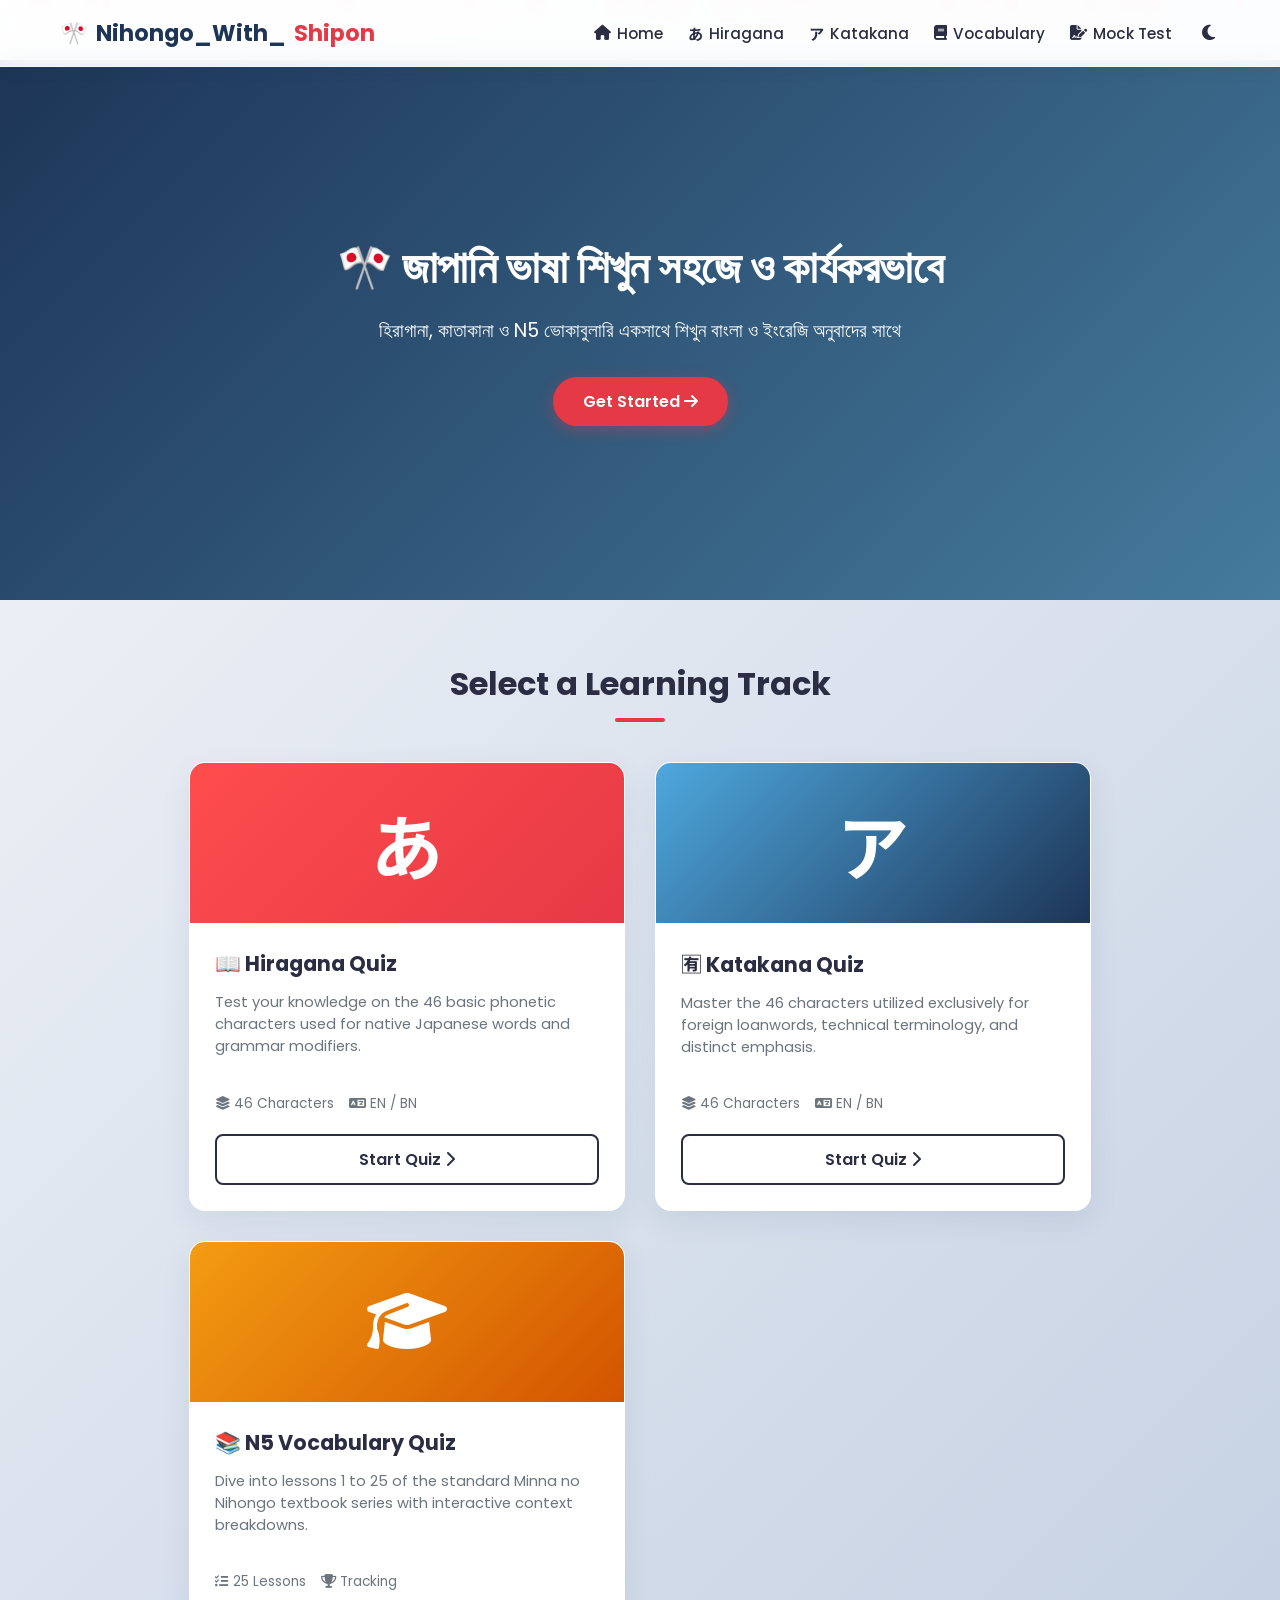
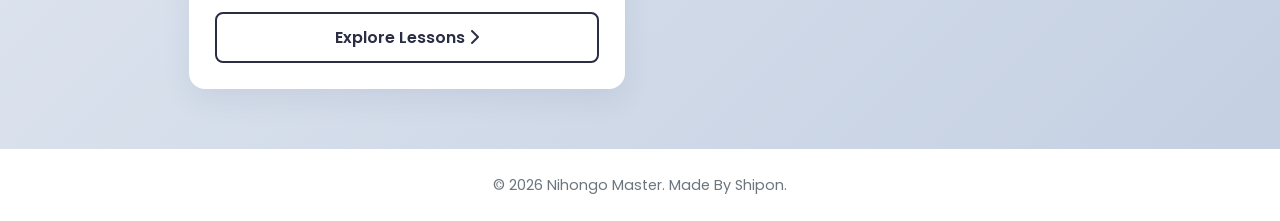
<file: index.html>
<!DOCTYPE html>
<html lang="en" data-theme="light">
<head>
    <meta charset="UTF-8">
    <meta name="viewport" content="width=device-width, initial-scale=1.0">
    <title>Nihongo Master | Japanese Quiz App</title>
    <link rel="preconnect" href="https://fonts.googleapis.com">
    <link rel="preconnect" href="https://fonts.gstatic.com" crossorigin>
    <link href="https://fonts.googleapis.com/css2?family=Noto+Sans+JP:wght@400;500;700&family=Poppins:wght@400;500;600;700&display=swap" rel="stylesheet">
    <link rel="stylesheet" href="https://cdnjs.cloudflare.com/ajax/libs/font-awesome/6.4.0/css/all.min.css">
    <link rel="stylesheet" href="css/style.css">
</head>
<body>
    <div class="sakura-container" id="sakura-bg"></div>

    <nav class="navbar">
        <div class="nav-container">
            <a href="index.html" class="nav-logo">
                <span class="logo-icon">🎌</span> Nihongo_With_<span class="accent-text">Shipon</span>
            </a>
            <div class="nav-menu" id="nav-menu">
    <a href="index.html" class="nav-item"><i class="fa-solid fa-house"></i> Home</a>
    <a href="hiragana.html" class="nav-item"><span class="jp-char">あ</span> Hiragana</a>
    <a href="katakana.html" class="nav-item"><span class="jp-char">ア</span> Katakana</a>
    <a href="vocabulary.html" class="nav-item"><i class="fa-solid fa-book"></i> Vocabulary</a>
    <a href="mock-test.html" class="nav-item"><i class="fa-solid fa-file-signature"></i> Mock Test</a>
    <button id="theme-toggle" class="theme-btn" aria-label="Toggle Dark Mode"><i class="fa-solid fa-moon"></i></button>
</div>
            <div class="nav-toggle" id="nav-toggle">
                <i class="fa-solid fa-bars"></i>
            </div>
        </div>
    </nav>

    <header class="hero-section">
        <div class="hero-bg-overlay"></div>
        <div class="hero-content">
            <h1 class="hero-title animate-slide-up">🎌 জাপানি ভাষা শিখুন সহজে ও কার্যকরভাবে</h1>
            <p class="hero-subtitle animate-slide-up delay-1">হিরাগানা, কাতাকানা ও N5 ভোকাবুলারি একসাথে শিখুন বাংলা ও ইংরেজি অনুবাদের সাথে</p>
            <a href="#quiz-selection" class="btn-primary animate-slide-up delay-2">Get Started <i class="fa-solid fa-arrow-right"></i></a>
        </div>
    </header>

    <main class="main-container" id="quiz-selection">
        <h2 class="section-title">Select a Learning Track</h2>
        <div class="cards-grid">
            
            <div class="quiz-card animate-fade-in">
                <div class="card-icon-wrapper red-bg">
                    <span class="card-big-char">あ</span>
                </div>
                <div class="card-content">
                    <h3 class="card-title">📖 Hiragana Quiz</h3>
                    <p class="card-description">Test your knowledge on the 46 basic phonetic characters used for native Japanese words and grammar modifiers.</p>
                    <div class="card-meta">
                        <span><i class="fa-solid fa-layer-group"></i> 46 Characters</span>
                        <span><i class="fa-solid fa-language"></i> EN / BN</span>
                    </div>
                    <a href="hiragana.html" class="card-btn">Start Quiz <i class="fa-solid fa-chevron-right"></i></a>
                </div>
            </div>

            <div class="quiz-card animate-fade-in delay-1">
                <div class="card-icon-wrapper blue-bg">
                    <span class="card-big-char">ア</span>
                </div>
                <div class="card-content">
                    <h3 class="card-title">🈶 Katakana Quiz</h3>
                    <p class="card-description">Master the 46 characters utilized exclusively for foreign loanwords, technical terminology, and distinct emphasis.</p>
                    <div class="card-meta">
                        <span><i class="fa-solid fa-layer-group"></i> 46 Characters</span>
                        <span><i class="fa-solid fa-language"></i> EN / BN</span>
                    </div>
                    <a href="katakana.html" class="card-btn">Start Quiz <i class="fa-solid fa-chevron-right"></i></a>
                </div>
            </div>

            <div class="quiz-card animate-fade-in delay-2">
                <div class="card-icon-wrapper gold-bg">
                    <span class="card-icon"><i class="fa-solid fa-graduation-cap"></i></span>
                </div>
                <div class="card-content">
                    <h3 class="card-title">📚 N5 Vocabulary Quiz</h3>
                    <p class="card-description">Dive into lessons 1 to 25 of the standard Minna no Nihongo textbook series with interactive context breakdowns.</p>
                    <div class="card-meta">
                        <span><i class="fa-solid fa-list-check"></i> 25 Lessons</span>
                        <span><i class="fa-solid fa-trophy"></i> Tracking</span>
                    </div>
                    <a href="vocabulary.html" class="card-btn">Explore Lessons <i class="fa-solid fa-chevron-right"></i></a>
                </div>
            </div>

        </div>
    </main>

    <footer class="footer">
        <p>&copy; 2026 Nihongo Master. Made By Shipon.</p>
    </footer>

    <script>
        // Toggle Mobile Menu
        const navToggle = document.getElementById('nav-toggle');
        const navMenu = document.getElementById('nav-menu');
        if (navToggle) {
            navToggle.addEventListener('click', () => {
                navMenu.classList.toggle('show');
                navToggle.innerHTML = navMenu.classList.contains('show') ? '<i class="fa-solid fa-xmark"></i>' : '<i class="fa-solid fa-bars"></i>';
            });
        }

        // Dark/Light Theme Control
        const themeToggle = document.getElementById('theme-toggle');
        const currentTheme = localStorage.getItem('theme') || 'light';
        document.documentElement.setAttribute('data-theme', currentTheme);
        updateThemeIcon(currentTheme);

        themeToggle.addEventListener('click', () => {
            let theme = document.documentElement.getAttribute('data-theme');
            let newTheme = theme === 'dark' ? 'light' : 'dark';
            document.documentElement.setAttribute('data-theme', newTheme);
            localStorage.setItem('theme', newTheme);
            updateThemeIcon(newTheme);
        });

        function updateThemeIcon(theme) {
            themeToggle.innerHTML = theme === 'dark' ? '<i class="fa-solid fa-sun"></i>' : '<i class="fa-solid fa-moon"></i>';
        }

        // Programmatic Cherry Blossom Generator
        const sakuraBg = document.getElementById('sakura-bg');
        if (sakuraBg) {
            for (let i = 0; i < 25; i++) {
                const petal = document.createElement('div');
                petal.classList.add('sakura-petal');
                petal.style.left = Math.random() * 100 + 'vw';
                petal.style.animationDuration = (Math.random() * 6 + 6) + 's'; 
                petal.style.animationDelay = Math.random() * 5 + 's';
                petal.style.width = Math.random() * 8 + 8 + 'px';
                petal.style.height = Math.random() * 6 + 6 + 'px';
                sakuraBg.appendChild(petal);
            }
        }
    </script>
</body>
</html>
</file>
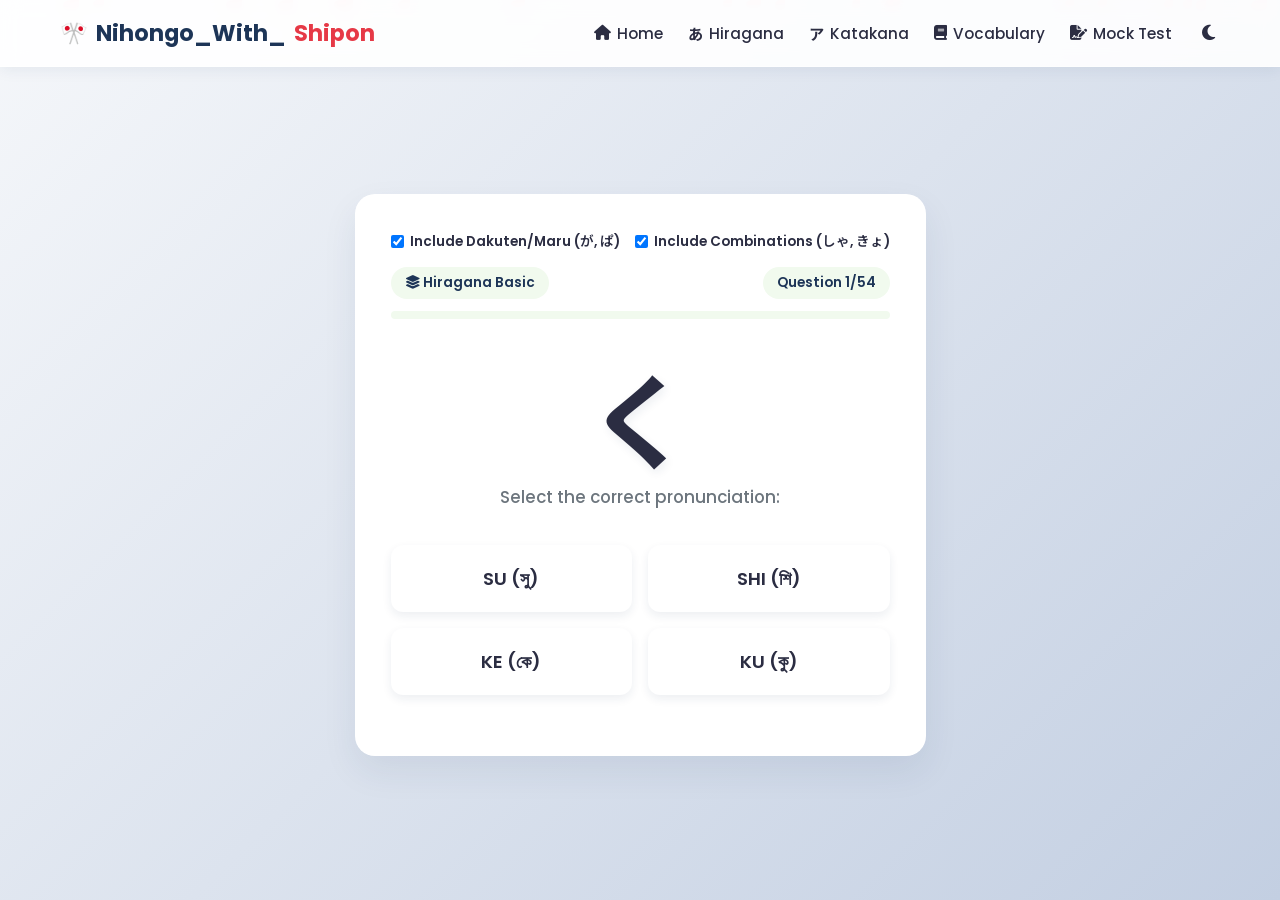
<file: hiragana.html>
<!DOCTYPE html>
<html lang="en" data-theme="light">
<head>
    <meta charset="UTF-8">
    <meta name="viewport" content="width=device-width, initial-scale=1.0">
    <title>Hiragana Quiz | Nihongo Master</title>
    <link rel="preconnect" href="https://fonts.googleapis.com">
    <link rel="preconnect" href="https://fonts.gstatic.com" crossorigin>
    <link href="https://fonts.googleapis.com/css2?family=Noto+Sans+JP:wght@700&family=Poppins:wght@400;500;600;700&display=swap" rel="stylesheet">
    <link rel="stylesheet" href="https://cdnjs.cloudflare.com/ajax/libs/font-awesome/6.4.0/css/all.min.css">
    <link rel="stylesheet" href="css/style.css">
    <link rel="stylesheet" href="css/quiz.css">
</head>
<body>
    <div class="sakura-container" id="sakura-bg"></div>

    <nav class="navbar">
        <div class="nav-container">
            <a href="index.html" class="nav-logo">
                <span class="logo-icon">🎌</span> Nihongo_With_<span class="accent-text">Shipon</span>
            </a>
            <div class="nav-menu" id="nav-menu">
                <a href="index.html" class="nav-item"><i class="fa-solid fa-house"></i> Home</a>
                <a href="hiragana.html" class="nav-item"><span class="jp-char">あ</span> Hiragana</a>
                <a href="katakana.html" class="nav-item"><span class="jp-char">ア</span> Katakana</a>
                <a href="vocabulary.html" class="nav-item"><i class="fa-solid fa-book"></i> Vocabulary</a>
                <a href="mock-test.html" class="nav-item"><i class="fa-solid fa-file-signature"></i> Mock Test</a>
                <button id="theme-toggle" class="theme-btn" aria-label="Toggle Dark Mode"><i class="fa-solid fa-moon"></i></button>
            </div>
            <div class="nav-toggle" id="nav-toggle"><i class="fa-solid fa-bars"></i></div>
        </div>
    </nav>

    <main class="quiz-main-container">
        <div id="quiz-box" class="quiz-box-card">
            <div class="quiz-header">
                <div class="character-mode-toggle-container" style="display:flex; gap:15px; margin-bottom:15px; flex-wrap:wrap;">
                <label style="font-weight:600; font-size:0.85rem; display:flex; align-items:center; gap:6px; cursor:pointer;">
                    <input type="checkbox" id="toggle-dakuten" checked> Include Dakuten/Maru (が, ぱ)
                </label>
                <label style="font-weight:600; font-size:0.85rem; display:flex; align-items:center; gap:6px; cursor:pointer;">
                    <input type="checkbox" id="toggle-combo" checked> Include Combinations (しゃ, きょ)
                </label>
            </div>
                <div class="quiz-info">
                    <span class="info-tag"><i class="fa-solid fa-layer-group"></i> Hiragana Basic</span>
                    <span id="question-counter" class="info-tag">Question 1/46</span>
                </div>
                <div class="progress-bar-wrapper">
                    <div id="progress-fill" class="progress-bar-fill" style="width: 0%"></div>
                </div>
            </div>

            <div class="question-display-container">
                <h1 id="character-display">あ</h1>
                <p class="question-prompt">Select the correct pronunciation:</p>
            </div>

            <div id="options-grid" class="options-layout-grid">
                </div>

            <div id="feedback-panel" class="feedback-panel hidden">
                <div class="feedback-message-box">
                    <span id="feedback-icon"></span>
                    <div class="feedback-text-wrapper">
                        <p id="feedback-title"></p>
                        <p id="feedback-explanation"></p>
                    </div>
                </div>
                <button id="next-question-btn" class="btn-next">Next Character <i class="fa-solid fa-arrow-right"></i></button>
            </div>
        </div>

        <div id="scoreboard-box" class="quiz-box-card hidden">
            <div class="scoreboard-header">
                <span class="trophy-badge">🏆</span>
                <h2>Quiz Complete!</h2>
                <p id="score-evaluation-msg">Outstanding Performance!</p>
                <div id="star-rating-container" class="star-rating">⭐⭐⭐⭐⭐</div>
            </div>
            
            <div class="stats-grid-row">
                <div class="stat-item shadow-green">
                    <span class="stat-num text-success" id="stat-correct">0</span>
                    <span class="stat-label">Correct</span>
                </div>
                <div class="stat-item shadow-red">
                    <span class="stat-num text-danger" id="stat-wrong">0</span>
                    <span class="stat-label">Wrong</span>
                </div>
                <div class="stat-item shadow-blue">
                    <span class="stat-num text-info" id="stat-accuracy">0%</span>
                    <span class="stat-label">Accuracy</span>
                </div>
            </div>

            <div class="scoreboard-actions">
                <button id="restart-quiz-btn" class="btn-restart"><i class="fa-solid fa-rotate-left"></i> Try Again</button>
                <a href="index.html" class="btn-home-return"><i class="fa-solid fa-house"></i> Home Screen</a>
            </div>
        </div>
    </main>

    <script>
        const navToggle = document.getElementById('nav-toggle');
        const navMenu = document.getElementById('nav-menu');
        if (navToggle) {
            navToggle.addEventListener('click', () => {
                navMenu.classList.toggle('show');
                navToggle.innerHTML = navMenu.classList.contains('show') ? '<i class="fa-solid fa-xmark"></i>' : '<i class="fa-solid fa-bars"></i>';
            });
        }
        const themeToggle = document.getElementById('theme-toggle');
        const currentTheme = localStorage.getItem('theme') || 'light';
        document.documentElement.setAttribute('data-theme', currentTheme);
        themeToggle.innerHTML = currentTheme === 'dark' ? '<i class="fa-solid fa-sun"></i>' : '<i class="fa-solid fa-moon"></i>';
        
        themeToggle.addEventListener('click', () => {
            let theme = document.documentElement.getAttribute('data-theme');
            let newTheme = theme === 'dark' ? 'light' : 'dark';
            document.documentElement.setAttribute('data-theme', newTheme);
            localStorage.setItem('theme', newTheme);
            themeToggle.innerHTML = newTheme === 'dark' ? '<i class="fa-solid fa-sun"></i>' : '<i class="fa-solid fa-moon"></i>';
        });

        // Background Sakura Generation
        const sakuraBg = document.getElementById('sakura-bg');
        for (let i = 0; i < 20; i++) {
            const petal = document.createElement('div');
            petal.classList.add('sakura-petal');
            petal.style.left = Math.random() * 100 + 'vw';
            petal.style.animationDuration = (Math.random() * 6 + 6) + 's';
            petal.style.animationDelay = Math.random() * 5 + 's';
            petal.style.width = Math.random() * 8 + 8 + 'px';
            petal.style.height = Math.random() * 6 + 6 + 'px';
            sakuraBg.appendChild(petal);
        }
    </script>
    <script src="js/hiragana.js"></script>
</body>
</html>
</file>
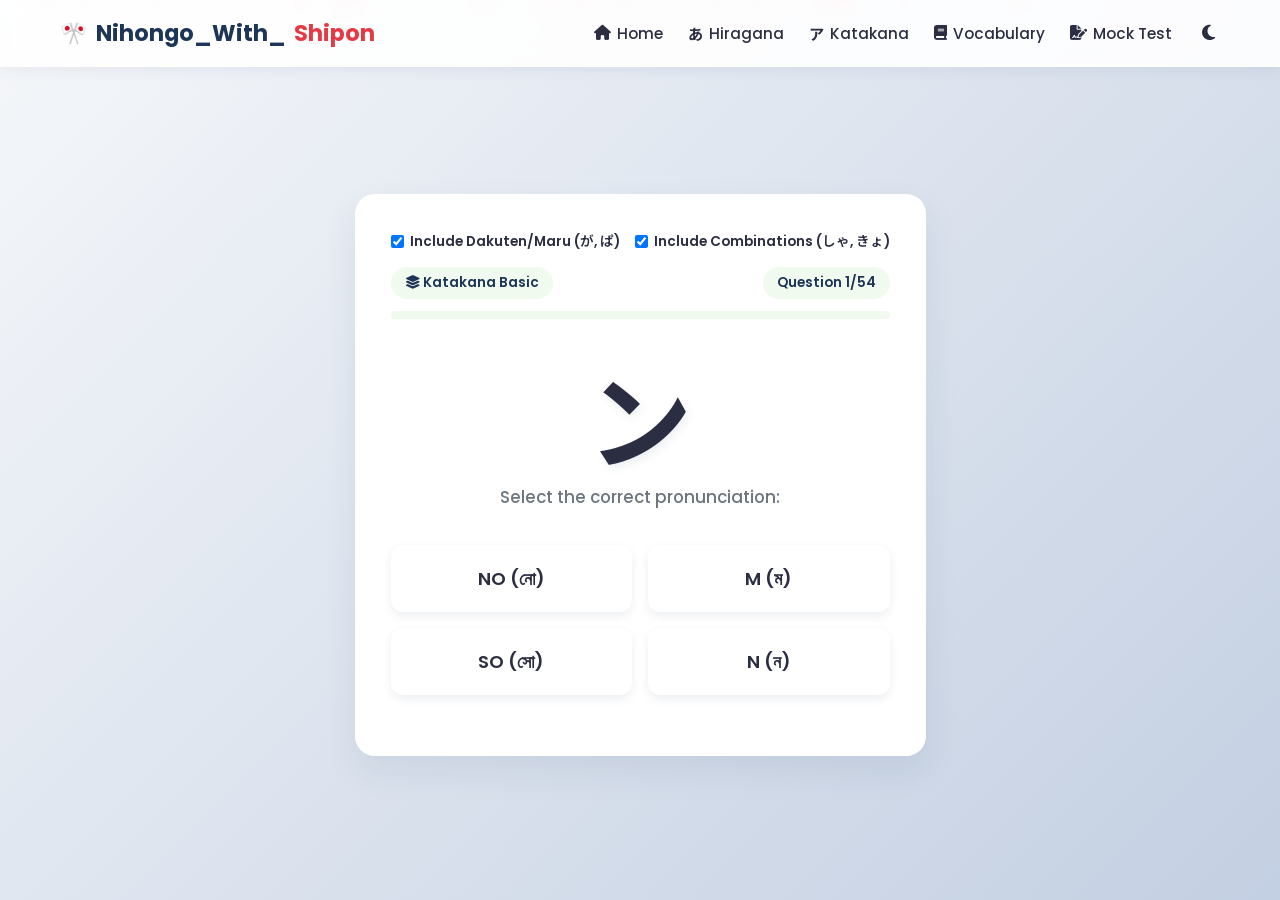
<file: katakana.html>
<!DOCTYPE html>
<html lang="en" data-theme="light">
<head>
    <meta charset="UTF-8">
    <meta name="viewport" content="width=device-width, initial-scale=1.0">
    <title>Katakana Quiz | Nihongo Master</title>
    <link rel="preconnect" href="https://fonts.googleapis.com">
    <link rel="preconnect" href="https://fonts.gstatic.com" crossorigin>
    <link href="https://fonts.googleapis.com/css2?family=Noto+Sans+JP:wght@700&family=Poppins:wght@400;500;600;700&display=swap" rel="stylesheet">
    <link rel="stylesheet" href="https://cdnjs.cloudflare.com/ajax/libs/font-awesome/6.4.0/css/all.min.css">
    <link rel="stylesheet" href="css/style.css">
    <link rel="stylesheet" href="css/quiz.css">
</head>
<body>
    <div class="sakura-container" id="sakura-bg"></div>

    <nav class="navbar">
        <div class="nav-container">
            <a href="index.html" class="nav-logo">
                <span class="logo-icon">🎌</span> Nihongo_With_<span class="accent-text">Shipon</span>
            </a>
            <div class="nav-menu" id="nav-menu">
    <a href="index.html" class="nav-item"><i class="fa-solid fa-house"></i> Home</a>
    <a href="hiragana.html" class="nav-item"><span class="jp-char">あ</span> Hiragana</a>
    <a href="katakana.html" class="nav-item"><span class="jp-char">ア</span> Katakana</a>
    <a href="vocabulary.html" class="nav-item"><i class="fa-solid fa-book"></i> Vocabulary</a>
    <a href="mock-test.html" class="nav-item"><i class="fa-solid fa-file-signature"></i> Mock Test</a>
    <button id="theme-toggle" class="theme-btn" aria-label="Toggle Dark Mode"><i class="fa-solid fa-moon"></i></button>
</div>
            <div class="nav-toggle" id="nav-toggle"><i class="fa-solid fa-bars"></i></div>
        </div>
    </nav>

    <main class="quiz-main-container">
        <div id="quiz-box" class="quiz-box-card">
            <div class="quiz-header">
                <div class="character-mode-toggle-container" style="display:flex; gap:15px; margin-bottom:15px; flex-wrap:wrap;">
                <label style="font-weight:600; font-size:0.85rem; display:flex; align-items:center; gap:6px; cursor:pointer;">
                    <input type="checkbox" id="toggle-dakuten" checked> Include Dakuten/Maru (が, ぱ)
                </label>
                <label style="font-weight:600; font-size:0.85rem; display:flex; align-items:center; gap:6px; cursor:pointer;">
                    <input type="checkbox" id="toggle-combo" checked> Include Combinations (しゃ, きょ)
                </label>
            </div>
                <div class="quiz-info">
                    <span class="info-tag"><i class="fa-solid fa-layer-group"></i> Katakana Basic</span>
                    <span id="question-counter" class="info-tag">Question 1/46</span>
                </div>
                <div class="progress-bar-wrapper">
                    <div id="progress-fill" class="progress-bar-fill" style="width: 0%"></div>
                </div>
            </div>

            <div class="question-display-container">
                <h1 id="character-display">ア</h1>
                <p class="question-prompt">Select the correct pronunciation:</p>
            </div>

            <div id="options-grid" class="options-layout-grid">
                </div>

            <div id="feedback-panel" class="feedback-panel hidden">
                <div class="feedback-message-box">
                    <span id="feedback-icon"></span>
                    <div class="feedback-text-wrapper">
                        <p id="feedback-title"></p>
                        <p id="feedback-explanation"></p>
                    </div>
                </div>
                <button id="next-question-btn" class="btn-next">Next Character <i class="fa-solid fa-arrow-right"></i></button>
            </div>
        </div>

        <div id="scoreboard-box" class="quiz-box-card hidden">
            <div class="scoreboard-header">
                <span class="trophy-badge">🏆</span>
                <h2>Quiz Complete!</h2>
                <p id="score-evaluation-msg">Outstanding Performance!</p>
                <div id="star-rating-container" class="star-rating">⭐⭐⭐⭐⭐</div>
            </div>
            
            <div class="stats-grid-row">
                <div class="stat-item shadow-green">
                    <span class="stat-num text-success" id="stat-correct">0</span>
                    <span class="stat-label">Correct</span>
                </div>
                <div class="stat-item shadow-red">
                    <span class="stat-num text-danger" id="stat-wrong">0</span>
                    <span class="stat-label">Wrong</span>
                </div>
                <div class="stat-item shadow-blue">
                    <span class="stat-num text-info" id="stat-accuracy">0%</span>
                    <span class="stat-label">Accuracy</span>
                </div>
            </div>

            <div class="scoreboard-actions">
                <button id="restart-quiz-btn" class="btn-restart"><i class="fa-solid fa-rotate-left"></i> Try Again</button>
                <a href="index.html" class="btn-home-return"><i class="fa-solid fa-house"></i> Home Screen</a>
            </div>
        </div>
    </main>

    <script>
        const navToggle = document.getElementById('nav-toggle');
        const navMenu = document.getElementById('nav-menu');
        if (navToggle) {
            navToggle.addEventListener('click', () => {
                navMenu.classList.toggle('show');
                navToggle.innerHTML = navMenu.classList.contains('show') ? '<i class="fa-solid fa-xmark"></i>' : '<i class="fa-solid fa-bars"></i>';
            });
        }
        const themeToggle = document.getElementById('theme-toggle');
        const currentTheme = localStorage.getItem('theme') || 'light';
        document.documentElement.setAttribute('data-theme', currentTheme);
        themeToggle.innerHTML = currentTheme === 'dark' ? '<i class="fa-solid fa-sun"></i>' : '<i class="fa-solid fa-moon"></i>';
        
        themeToggle.addEventListener('click', () => {
            let theme = document.documentElement.getAttribute('data-theme');
            let newTheme = theme === 'dark' ? 'light' : 'dark';
            document.documentElement.setAttribute('data-theme', newTheme);
            localStorage.setItem('theme', newTheme);
            themeToggle.innerHTML = newTheme === 'dark' ? '<i class="fa-solid fa-sun"></i>' : '<i class="fa-solid fa-moon"></i>';
        });

        const sakuraBg = document.getElementById('sakura-bg');
        for (let i = 0; i < 20; i++) {
            const petal = document.createElement('div');
            petal.classList.add('sakura-petal');
            petal.style.left = Math.random() * 100 + 'vw';
            petal.style.animationDuration = (Math.random() * 6 + 6) + 's';
            petal.style.animationDelay = Math.random() * 5 + 's';
            petal.style.width = Math.random() * 8 + 8 + 'px';
            petal.style.height = Math.random() * 6 + 6 + 'px';
            sakuraBg.appendChild(petal);
        }
    </script>
    <script src="js/katakana.js"></script>
</body>
</html>
</file>
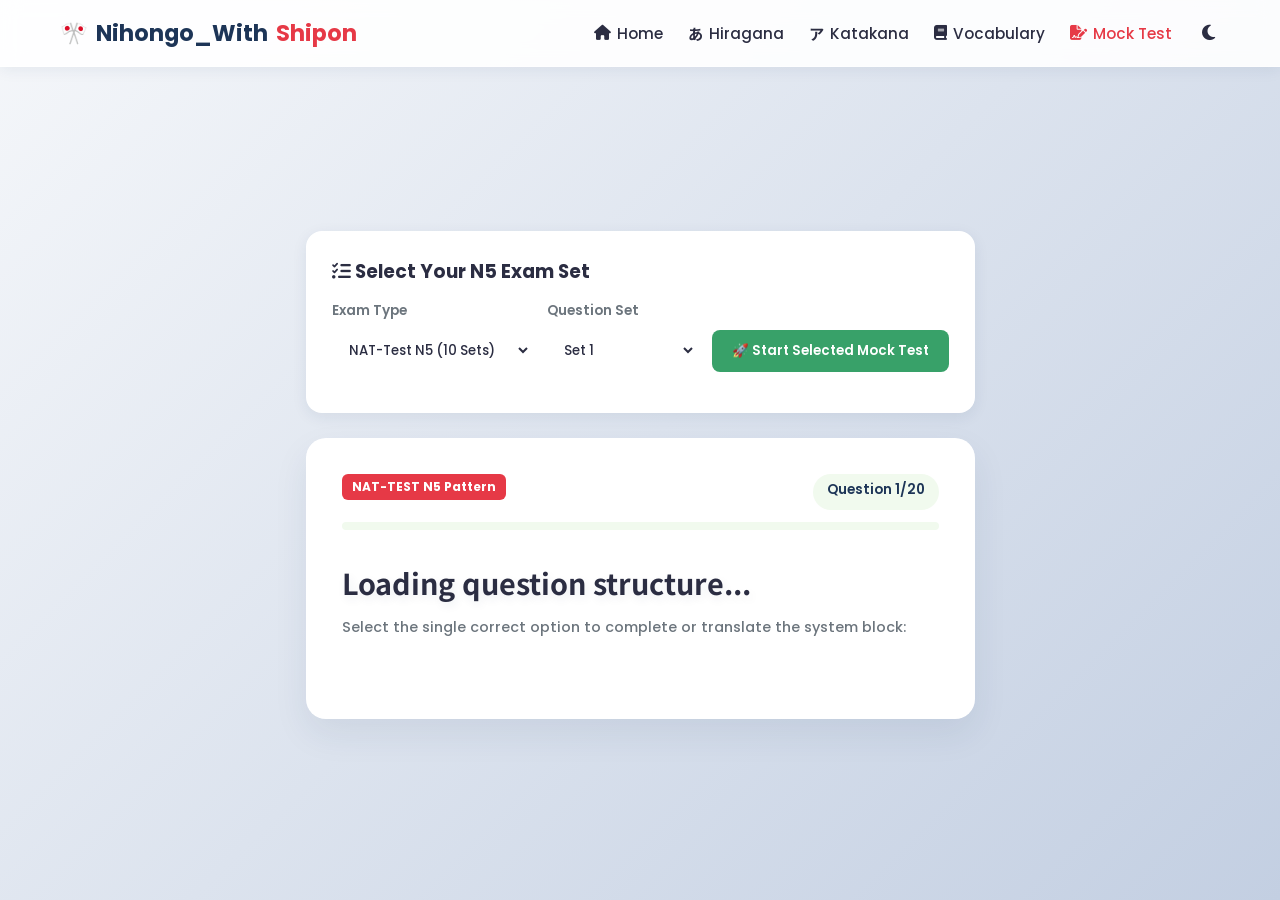
<file: mock-test.html>
<!DOCTYPE html>
<html lang="en" data-theme="light">
<head>
    <meta charset="UTF-8">
    <meta name="viewport" content="width=device-width, initial-scale=1.0">
    <title>N5 Official Mock Test | Nihongo Master</title>
    <link rel="preconnect" href="https://fonts.googleapis.com">
    <link rel="preconnect" href="https://fonts.gstatic.com" crossorigin>
    <link href="https://fonts.googleapis.com/css2?family=Noto+Sans+JP:wght@500;700&family=Poppins:wght@400;500;600;700&display=swap" rel="stylesheet">
    <link rel="stylesheet" href="https://cdnjs.cloudflare.com/ajax/libs/font-awesome/6.4.0/css/all.min.css">
    <link rel="stylesheet" href="css/style.css">
    <link rel="stylesheet" href="css/quiz.css">
    <style>
        .exam-context-label { background-color: var(--primary-red); color: white; padding: 4px 10px; border-radius: 6px; font-size: 0.75rem; font-weight: bold; margin-bottom: 10px; display: inline-block; }
        .exam-question-text { font-family: 'Noto Sans JP', sans-serif; font-size: 1.8rem !important; line-height: 1.6; color: var(--text-main); margin-bottom: 20px; text-align: left !important; }
        .opt-mock-btn { font-size: 1.1rem !important; text-align: left !important; padding: 15px 20px !important; font-family: 'Noto Sans JP', sans-serif; }
        .explanation-card { margin-top: 10px; font-size: 0.95rem; color: var(--text-main); font-weight: 500; line-height: 1.5; }
    </style>
</head>
<body>
    <div class="sakura-container" id="sakura-bg"></div>

    <nav class="navbar">
        <div class="nav-container">
            <a href="index.html" class="nav-logo"><span class="logo-icon">🎌</span> Nihongo_With<span class="accent-text">Shipon</span></a>
            <div class="nav-menu" id="nav-menu">
                <a href="index.html" class="nav-item"><i class="fa-solid fa-house"></i> Home</a>
                <a href="hiragana.html" class="nav-item"><span class="jp-char">あ</span> Hiragana</a>
                <a href="katakana.html" class="nav-item"><span class="jp-char">ア</span> Katakana</a>
                <a href="vocabulary.html" class="nav-item"><i class="fa-solid fa-book"></i> Vocabulary</a>
                <a href="mock-test.html" class="nav-item active"><i class="fa-solid fa-file-signature"></i> Mock Test</a>
                <button id="theme-toggle" class="theme-btn" aria-label="Toggle Dark Mode"><i class="fa-solid fa-moon"></i></button>
            </div>
            <div class="nav-toggle" id="nav-toggle"><i class="fa-solid fa-bars"></i></div>
        </div>
    </nav>

    <main class="quiz-main-container" style="max-width: 800px;">
    
    <div class="test-control-panel" style="background: var(--card-bg); backdrop-filter: blur(8px); -webkit-backdrop-filter: blur(8px); border: 1px solid var(--glass-border); padding:25px; border-radius:16px; margin-bottom:25px; box-shadow: 0 4px 15px var(--shadow-color);">
        <h3 style="margin-top:0; margin-bottom: 15px; color: var(--text-main);"><i class="fa-solid fa-list-check"></i> Select Your N5 Exam Set</h3>
        
        <div style="display:flex; gap:15px; flex-wrap:wrap; margin-bottom:15px;">
            <div style="flex: 1; min-width: 200px;">
                <label style="display:block; font-weight:600; margin-bottom:8px; font-size: 0.85rem; color: var(--text-muted);">Exam Type</label>
                <select id="exam-type-select" style="width: 100%; padding:10px 12px; border-radius:8px; border:1px solid var(--glass-border); background: var(--card-bg); color: var(--text-main); font-weight: 500;">
                    <option value="nat">NAT-Test N5 (10 Sets)</option>
                    <option value="jlpt">JLPT N5 (10 Sets)</option>
                </select>
            </div>
            <div style="flex: 1; min-width: 150px;">
                <label style="display:block; font-weight:600; margin-bottom:8px; font-size: 0.85rem; color: var(--text-muted);">Question Set</label>
                <select id="exam-set-select" style="width: 100%; padding:10px 12px; border-radius:8px; border:1px solid var(--glass-border); background: var(--card-bg); color: var(--text-main); font-weight: 500;">
                    <option value="set1">Set 1</option>
                    <option value="set2">Set 2</option>
                    <option value="set3">Set 3</option>
                    <option value="set4">Set 4</option>
                    <option value="set5">Set 5</option>
                    <option value="set6">Set 6</option>
                    <option value="set7">Set 7</option>
                    <option value="set8">Set 8</option>
                    <option value="set9">Set 9</option>
                    <option value="set10">Set 10</option>
                </select>
            </div>
            <div style="display:flex; align-items:flex-end; min-width: 200px;">
                <button id="start-exam-btn" style="width: 100%; background: #38a169; color:#fff; border:none; padding:11px 20px; font-weight:600; border-radius:8px; cursor:pointer; transition: opacity 0.2s;">
                    🚀 Start Selected Mock Test
                </button>
            </div>
        </div>
        
        <div id="exam-timer-display" style="font-size:1.2rem; font-weight:700; color:var(--primary-red); display:none; margin-top: 10px;">
            ⏱️ Time Remaining: <span id="timer-clock">25:00</span>
        </div>
    </div>

    <div id="quiz-box" class="quiz-box-card hidden">
        <div class="quiz-header">
            <div class="quiz-info">
                <span id="exam-type-badge" class="exam-context-label" style="background-color: var(--primary-red); color: white; padding: 4px 10px; border-radius: 6px; font-size: 0.75rem; font-weight: bold;">Exam Pool Loaded</span>
                <span id="question-counter" class="info-tag">Question 1/35</span>
            </div>
            <div class="progress-bar-wrapper">
                <div id="progress-fill" class="progress-bar-fill"></div>
            </div>
        </div>

        <div class="question-display-container" style="margin: 20px 0;">
            <div id="character-display" class="exam-question-text" style="font-family: 'Noto Sans JP', sans-serif; font-size: 1.6rem; line-height: 1.6; color: var(--text-main); text-align: left;">Loading question structure...</div>
            <p class="question-prompt" style="font-size: 0.9rem; color: var(--text-muted); text-align: left; margin-top: 10px;">Select the single correct option to complete or translate the system block:</p>
        </div>

        <div id="options-grid" class="options-layout-grid" style="grid-template-columns: 1fr;">
            </div>

        <div id="feedback-panel" class="feedback-panel hidden" style="margin-top: 20px; padding: 20px; border-radius: 12px; background: rgba(0,0,0,0.03);">
            <div class="feedback-message-box">
                <span id="feedback-icon" style="font-size: 1.8rem;"></span>
                <div class="feedback-text-wrapper">
                    <p id="feedback-title" style="margin:0; font-weight:700;"></p>
                    <div id="feedback-explanation" style="margin-top:5px; font-size:0.9rem; color: var(--text-main);"></div>
                </div>
            </div>
            <button id="next-question-btn" class="btn-next" style="margin-left: auto;">Next Question <i class="fa-solid fa-arrow-right"></i></button>
        </div>
    </div>

    <div id="scoreboard-box" class="quiz-box-card hidden">
        <div class="scoreboard-header">
            <span class="trophy-badge">🏆</span>
            <h2>Exam Performance Complete!</h2>
            <p id="score-evaluation-msg">Processing grade results...</p>
            <div id="star-rating-container" class="star-rating">⭐⭐⭐⭐⭐</div>
        </div>
        
        <div class="stats-grid-row">
            <div class="stat-item shadow-green"><span class="stat-num text-success" id="stat-correct">0</span><span class="stat-label">Correct answers</span></div>
            <div class="stat-item shadow-red"><span class="stat-num text-danger" id="stat-wrong">0</span><span class="stat-label">Incorrect answers</span></div>
            <div class="stat-item shadow-blue"><span class="stat-num text-info" id="stat-accuracy">0%</span><span class="stat-label">Calculated Score</span></div>
        </div>

        <div class="scoreboard-actions">
            <button id="restart-quiz-btn" class="btn-restart"><i class="fa-solid fa-rotate-left"></i> Take Another Set</button>
            <a href="index.html" class="btn-home-return"><i class="fa-solid fa-house"></i> Back to Dashboard</a>
        </div>
    </div>
</main>

<script src="js/quiz-data.js"></script>
<script src="js/mock-test.js"></script>

    <script>
        // Official Real-Exam High Yield Dataset (10 NAT-TEST Format + 10 JLPT N5 Format)
        const mockExamDataset = [
            // --- NAT-TEST N5 PATTERNS (Vocabulary / Kanji Reading) ---
            { type: "NAT-TEST N5 Pattern", q: "きのうは びょういん へ いきました。 What is the reading of びょういん?", answer: "Hospital (হাসপাতাল)", options: ["Hospital (হাসপাতাল)", "Hotel (হোটেল)", "Library (গ্রন্থাগার)", "School (বিদ্যালয়)"], exp: "びょういん (Byouin) means Hospital. Do not confuse it with びよういん (Biyouin - Beauty Salon)." },
            { type: "NAT-TEST N5 Pattern", q: "つくえの **うえ** に 本があります。 What is the correct kanji for うえ?", answer: "上", options: ["上", "下", "中", "前"], exp: "うえ (Up/On) is written as 上. 下 means down, 中 means inside, and 前 means front." },
            { type: "NAT-TEST N5 Pattern", q: "あそこへ **いっしょに** いきましょう。 What does いっしょに mean?", answer: "Together (একত্রে / একসাথে)", options: ["Together (একত্রে / একসাথে)", "Alone (একা)", "Quickly (দ্রুত)", "Slowly (ধীরে ধীরে)"], exp: "いっしょに (Isshoni) explicitly means 'Together' in N5 context conversations." },
            { type: "NAT-TEST N5 Pattern", q: "まいあさ **新聞** を よみます。 What is the reading of 新聞?", answer: "しんぶん", options: ["しんぶん", "ざっし", "ほん", "てちょう"], exp: "新聞 means Newspaper, read as しんぶん (Shinbun)." },
            { type: "NAT-TEST N5 Pattern", q: "でんしゃの中が **あつい** ですね。 What is the meaning of あつい?", answer: "Hot (গরম)", options: ["Hot (গরম)", "Cold (ঠান্ডা)", "Warm (উষ্ণ)", "Cool (ঠান্ডা আমেজ)"], exp: "あつい (Atsui) is the N5 adjective for hot weather/temperature." },
            { type: "NAT-TEST N5 Pattern", q: "このかばんは **いくら** ですか。 What does いくら ask for?", answer: "How much price (দাম কত?)", options: ["How much price (দাম কত?)", "Who (কে?)", "Where (কোথায়?)", "When (কখন?)"], exp: "いくら (Ikura) is used to ask for money costs and prices." },
            { type: "NAT-TEST N5 Pattern", q: "おとうとは 部屋に **います**。 Why is います used?", answer: "For animate objects like brother (প্রাণীবাচক যেমন ভাইয়ের ক্ষেত্রে)", options: ["For animate objects like brother (প্রাণীবাচক যেমন ভাইয়ের ক্ষেত্রে)", "For inanimate items like chairs (জড়বস্তুর ক্ষেত্রে)", "To show past action (অতীত কাল)", "To express a desire (ইচ্ছা প্রকাশ)"], exp: "います (Imasu) is used for living things (people/animals). あります (Arimasu) is used for inanimate things." },
            { type: "NAT-TEST N5 Pattern", q: "李さんは 先生 **ではありません**。 What is the meaning of ではありません?", answer: "Is not / Am not (নয়/নন)", options: ["Is not / Am not (নয়/নন)", "Please do (দয়া করে করুন)", "Is / Am (হয়)", "Want to do (করতে চাই)"], exp: "ではありあせん (Dewa arimasen) is the formal negative form of です (to be)." },
            { type: "NAT-TEST N5 Pattern", q: "日本語の勉強は **おもしろい** です。 What does おもしろい mean?", answer: "Interesting / Fun (মজার / আকর্ষণীয়)", options: ["Interesting / Fun (মজার / আকর্ষণীয়)", "Difficult (কঠিন)", "Boring (বিরক্তিকর)", "Easy (সহজ)"], exp: "おもしろい (Omoshiroi) means interesting, enjoyable, or fun." },
            { type: "NAT-TEST N5 Pattern", q: "会社まで 電車で **１時間** かかります。 What is the reading of １時間?", answer: "いちじかん", options: ["いちじかん", "ひとつじかん", "いちじ", "ついたち"], exp: "時間 counts hours duration. １時間 is read as いちじかん (Ichijikan)." },

            // --- JLPT N5 PATTERNS (Grammar / Particles / Sentence Logic) ---
            { type: "JLPT N5 Pattern", q: "わたしは 毎日 バス [ ? ] 会社へ いきます。 Which particle fills the blank?", answer: "で", options: ["で", "に", "を", "が"], exp: "The particle で (de) indicates the means or tool of transportation (by bus)." },
            { type: "JLPT N5 Pattern", q: "日曜日 に どこ [ ? ] いきませんでした。 Which particle combination completes this negative destination sentence?", answer: "も", options: ["も", "へ", "に", "が"], exp: "どこも + negative verb means 'nowhere'. どこもいきませんでした = Went nowhere." },
            { type: "JLPT N5 Pattern", q: "その本 [ ? ] わたしのではありません。 Which particle introduces the main topic here?", answer: "は", options: ["は", "が", "を", "に"], exp: "The topic marker particle は (wa) points out the subject being discussed." },
            { type: "JLPT N5 Pattern", q: "喫茶店で コーヒー [ ? ] 紅茶を のみます。 Which particle represents choices like 'or'?", answer: "か", options: ["か", "と", "や", "ね"], exp: "The particle か (ka) can mean 'or' when placed between two nouns." },
            { type: "JLPT N5 Pattern", q: "あした テニスを [ ? ]。 (Invitation: Shall we play tennis?)", answer: "しませんか", options: ["しませんか", "しました", "しません", "しましたか"], exp: "～ませんか (~masenka) is the standard N5 structure for making invitations." },
            { type: "JLPT N5 Pattern", q: "部屋に 机 [ ? ] 椅子 など が あります。 Which particle means 'and things like' (incomplete list)?", answer: "や", options: ["や", "と", "に", "は"], exp: "や (ya) links nouns in an incomplete list, often paired with など (nado)." },
            { type: "JLPT N5 Pattern", q: "カメラを かいました。とても [ ? ] です。 (It is very expensive.)", answer: "たかい", options: ["たかい", "たかくない", "たかかった", "たかく"], exp: "とめて (Very) takes a plain positive form adjective here: たかい (Takai)." },
            { type: "JLPT N5 Pattern", q: "マリアさん、その辞書を 貸して [ ? ]。 (Please lend me...)", answer: "ください", options: ["ください", "みます", "います", "あります"], exp: "～てください (~te kudasai) is the standard construction for requests." },
            { type: "JLPT N5 Pattern", q: "昨日、デパートへ いって、買い物を [ ? ]。 (Past chain action completed yesterday)", answer: "しました", options: ["しました", "します", "しに", "して"], exp: "Since the compound sentence starts in the past (いって), the final verb must end in the past tense: しました." },
            { type: "JLPT N5 Pattern", q: "田中さんは 英語 [ ? ] 上手ですね。 Which particle indicates the object of ability/skill?", answer: "が", options: ["が", "を", "に", "で"], exp: "Skills and abilities (上手/下手/わかる/できる) take the object particle が (ga)." }
        ];

        let currentQuestionIndex = 0;
        let scoreCorrect = 0;
        let scoreWrong = 0;
        let hasAnswered = false;

        const quizBox = document.getElementById('quiz-box');
        const scoreboardBox = document.getElementById('scoreboard-box');
        const examBadge = document.getElementById('exam-type-badge');
        const counterLabel = document.getElementById('question-counter');
        const progressFill = document.getElementById('progress-fill');
        const questionField = document.getElementById('exam-question-field');
        const optionsGrid = document.getElementById('options-grid');
        const feedbackPanel = document.getElementById('feedback-panel');
        const feedbackTitle = document.getElementById('feedback-title');
        const feedbackExp = document.getElementById('feedback-explanation');
        const feedbackIcon = document.getElementById('feedback-icon');
        const nextBtn = document.getElementById('next-question-btn');
        const restartBtn = document.getElementById('restart-quiz-btn');

        document.addEventListener("DOMContentLoaded", initExam);

        function initExam() {
            currentQuestionIndex = 0;
            scoreCorrect = 0;
            scoreWrong = 0;
            scoreboardBox.classList.add('hidden');
            quizBox.classList.remove('hidden');
            loadQuestion();
        }

        function loadQuestion() {
            hasAnswered = false;
            feedbackPanel.classList.add('hidden');
            optionsGrid.innerHTML = "";
            
            let item = mockExamDataset[currentQuestionIndex];
            examBadge.textContent = item.type;
            counterLabel.textContent = `Question ${currentQuestionIndex + 1}/${mockExamDataset.length}`;
            progressFill.style.width = `${(currentQuestionIndex / mockExamDataset.length) * 100}%`;
            questionField.textContent = item.q;
            
            let choices = [...item.options];
            // Shuffle choices
            for (let i = choices.length - 1; i > 0; i--) {
                const j = Math.floor(Math.random() * (i + 1));
                [choices[i], choices[j]] = [choices[j], choices[i]];
            }

            choices.forEach(text => {
                const btn = document.createElement('button');
                btn.classList.add('option-btn', 'opt-mock-btn');
                btn.textContent = text;
                btn.addEventListener('click', () => verifySelection(btn, text, item));
                optionsGrid.appendChild(btn);
            });
        }

        function verifySelection(btn, text, item) {
            if (hasAnswered) return;
            hasAnswered = true;
            const buttons = optionsGrid.querySelectorAll('.option-btn');
            buttons.forEach(b => b.disabled = true);

            if (text === item.answer) {
                btn.classList.add('correct-state');
                scoreCorrect++;
                feedbackIcon.innerHTML = "🎉";
                feedbackTitle.textContent = "Correct!";
                feedbackTitle.className = "text-success";
            } else {
                btn.classList.add('wrong-state');
                scoreWrong++;
                feedbackIcon.innerHTML = "❌";
                feedbackTitle.textContent = "Incorrect";
                feedbackTitle.className = "text-danger";
                buttons.forEach(b => {
                    if (b.textContent === item.answer) b.classList.add('correct-state');
                });
            }
            feedbackExp.innerHTML = `<strong>Answer Explanations:</strong> ${item.exp}`;
            feedbackPanel.classList.remove('hidden');
        }

        nextBtn.addEventListener('click', () => {
            currentQuestionIndex++;
            if (currentQuestionIndex < mockExamDataset.length) { loadQuestion(); } else { displayFinalScoreboard(); }
        });

        function displayFinalScoreboard() {
            progressFill.style.width = "100%";
            quizBox.classList.add('hidden');
            scoreboardBox.classList.remove('hidden');
            document.getElementById('stat-correct').textContent = scoreCorrect;
            document.getElementById('stat-wrong').textContent = scoreWrong;
            const accuracy = Math.round((scoreCorrect / mockExamDataset.length) * 100);
            document.getElementById('stat-accuracy').textContent = `${accuracy}%`;

            const evalMsg = document.getElementById('score-evaluation-msg');
            if(accuracy >= 80) { evalMsg.textContent = "Pass level secured! Excellent JLPT/NAT performance capability!"; }
            else if(accuracy >= 50) { evalMsg.textContent = "Borderline pass. Review your grammar and particle mistakes to strengthen your core!"; }
            else { evalMsg.textContent = "Needs improvement. Review lessons 1 to 25 carefully and try again!"; }
        }

        restartBtn.addEventListener('click', initExam);

        // Responsive Navigation Control Integration
        const navToggle = document.getElementById('nav-toggle');
        const navMenu = document.getElementById('nav-menu');
        if (navToggle) {
            navToggle.addEventListener('click', () => {
                navMenu.classList.toggle('show');
            });
        }
    </script>
    <script src="js/quiz-data.js"></script>
    <script src="js/mock-test.js"></script>
    
</body>
</html>
</file>
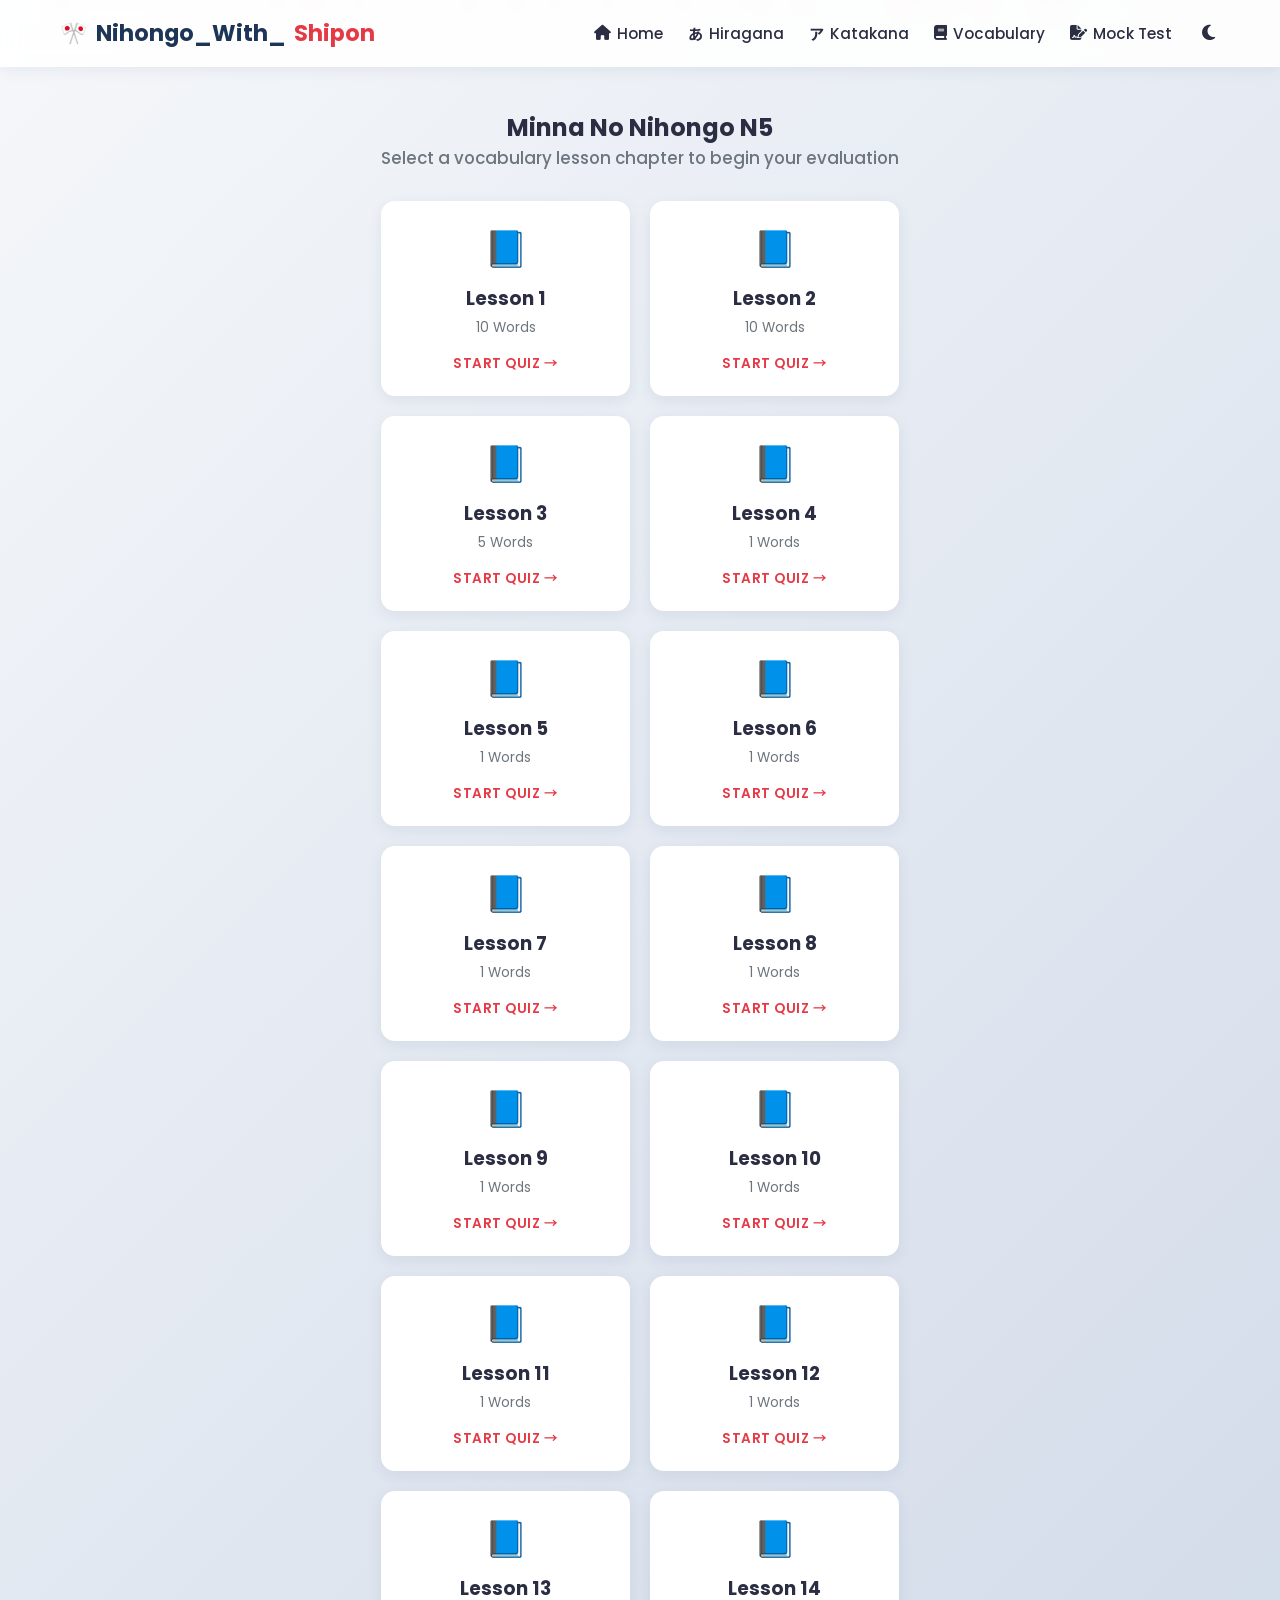
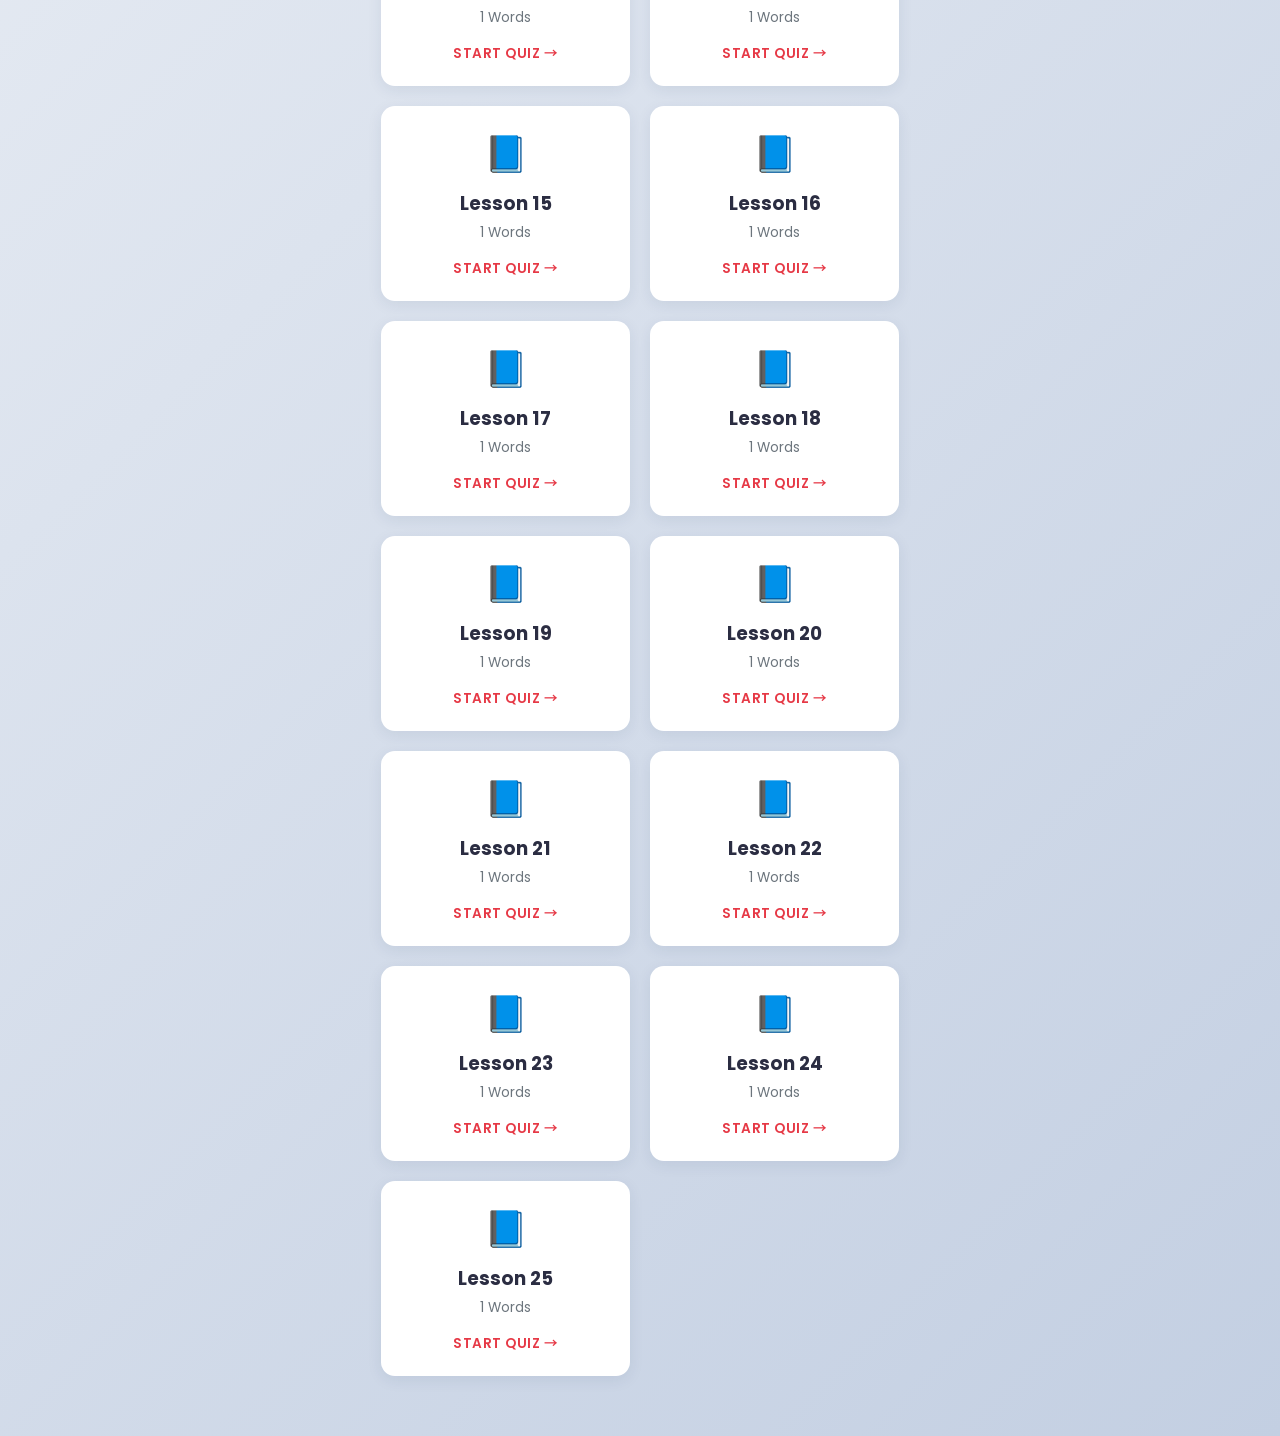
<file: vocabulary.html>
<!DOCTYPE html>
<html lang="en" data-theme="light">
<head>
    <meta charset="UTF-8">
    <meta name="viewport" content="width=device-width, initial-scale=1.0">
    <title>N5 Vocabulary Quiz | Nihongo Master</title>
    <link rel="preconnect" href="https://fonts.googleapis.com">
    <link rel="preconnect" href="https://fonts.gstatic.com" crossorigin>
    <link href="https://fonts.googleapis.com/css2?family=Noto+Sans+JP:wght@500;700&family=Poppins:wght@400;500;600;700&display=swap" rel="stylesheet">
    <link rel="stylesheet" href="https://cdnjs.cloudflare.com/ajax/libs/font-awesome/6.4.0/css/all.min.css">
    <link rel="stylesheet" href="css/style.css">
    <link rel="stylesheet" href="css/quiz.css">
    <style>
        /* Specific Additions for Vocabulary Panel Mapping */
        .lessons-dashboard-title { text-align: center; margin-bottom: 30px; }
        .lessons-grid { display: grid; grid-template-columns: repeat(auto-fill, minmax(220px, 1fr)); gap: 20px; }
        .lesson-card {
            background: var(--card-bg);
            border: 1px solid var(--glass-border);
            border-radius: 14px;
            padding: 20px;
            text-align: center;
            cursor: pointer;
            box-shadow: 0 4px 15px var(--shadow-color);
            transition: transform 0.2s, box-shadow 0.2s;
        }
        .lesson-card:hover { transform: translateY(-4px); box-shadow: 0 8px 25px var(--shadow-color); border-color: var(--primary-red); }
        .lesson-icon { font-size: 2.2rem; margin-bottom: 10px; display: inline-block; }
        .lesson-card h3 { font-size: 1.15rem; margin-bottom: 6px; color: var(--text-main); }
        .lesson-card p { font-size: 0.85rem; color: var(--text-muted); margin-bottom: 12px; }
        .btn-start-lesson { font-size: 0.85rem; color: var(--primary-red); font-weight: 600; text-transform: uppercase; letter-spacing: 0.5px; }
        
        /* Quiz Specific Font Adaptations */
        .vocab-word-large { font-family: 'Noto Sans JP', sans-serif !important; font-size: 4.5rem !important; }
        .opt-multiline { font-size: 1rem !important; line-height: 1.4 !important; padding: 14px !important; }
    </style>
</head>
<body>
    <div class="sakura-container" id="sakura-bg"></div>

    <nav class="navbar">
        <div class="nav-container">
            <a href="index.html" class="nav-logo">
                <span class="logo-icon">🎌</span> Nihongo_With_<span class="accent-text">Shipon</span>
            </a>
            <div class="nav-menu" id="nav-menu">
    <a href="index.html" class="nav-item"><i class="fa-solid fa-house"></i> Home</a>
    <a href="hiragana.html" class="nav-item"><span class="jp-char">あ</span> Hiragana</a>
    <a href="katakana.html" class="nav-item"><span class="jp-char">ア</span> Katakana</a>
    <a href="vocabulary.html" class="nav-item"><i class="fa-solid fa-book"></i> Vocabulary</a>
    <a href="mock-test.html" class="nav-item"><i class="fa-solid fa-file-signature"></i> Mock Test</a>
    <button id="theme-toggle" class="theme-btn" aria-label="Toggle Dark Mode"><i class="fa-solid fa-moon"></i></button>
</div>
            <div class="nav-toggle" id="nav-toggle"><i class="fa-solid fa-bars"></i></div>
        </div>
    </nav>

    <main class="quiz-main-container" style="max-width: 900px;">
        
        <div id="lesson-selection-view">
            <div class="lessons-dashboard-title">
                <h2>Minna No Nihongo N5</h2>
                <p class="question-prompt">Select a vocabulary lesson chapter to begin your evaluation</p>
            </div>
            <div class="lessons-grid" id="lessons-card-container">
                </div>
        </div>

        <div id="quiz-box" class="quiz-box-card hidden">
            <div class="quiz-header">
                <div class="quiz-info">
                    <span id="lesson-title-tag" class="info-tag"><i class="fa-solid fa-book"></i> Lesson 1</span>
                    <span id="question-counter" class="info-tag">Question 1/25</span>
                </div>
                <div class="progress-bar-wrapper">
                    <div id="progress-fill" class="progress-bar-fill" style="width: 0%"></div>
                </div>
            </div>

            <div class="question-display-container">
                <h1 id="character-display" class="vocab-word-large">わたし</h1>
                <p class="question-prompt">Choose the correct meaning (English / Bangla):</p>
            </div>

            <div id="options-grid" class="options-layout-grid">
                </div>

            <div id="feedback-panel" class="feedback-panel hidden">
                <div class="feedback-message-box">
                    <span id="feedback-icon"></span>
                    <div class="feedback-text-wrapper">
                        <p id="feedback-title"></p>
                        <p id="feedback-explanation"></p>
                    </div>
                </div>
                <button id="next-question-btn" class="btn-next">Next Word <i class="fa-solid fa-arrow-right"></i></button>
            </div>
        </div>

        <div id="scoreboard-box" class="quiz-box-card hidden">
            <div class="scoreboard-header">
                <span class="trophy-badge">🎓</span>
                <h2>Lesson Completed!</h2>
                <p id="score-evaluation-msg">Keep pushing your boundaries!</p>
                <div id="star-rating-container" class="star-rating">⭐⭐⭐⭐⭐</div>
            </div>
            
            <div class="stats-grid-row">
                <div class="stat-item shadow-green">
                    <span class="stat-num text-success" id="stat-correct">0</span>
                    <span class="stat-label">Correct</span>
                </div>
                <div class="stat-item shadow-red">
                    <span class="stat-num text-danger" id="stat-wrong">0</span>
                    <span class="stat-label">Wrong</span>
                </div>
                <div class="stat-item shadow-blue">
                    <span class="stat-num text-info" id="stat-accuracy">0%</span>
                    <span class="stat-label">Accuracy</span>
                </div>
            </div>

            <div class="scoreboard-actions">
                <button id="restart-quiz-btn" class="btn-restart"><i class="fa-solid fa-rotate-left"></i> Restart Lesson</button>
                <button id="back-to-lessons-btn" class="btn-home-return"><i class="fa-solid fa-list"></i> All Lessons</button>
            </div>
        </div>

    </main>

    <script>
        const navToggle = document.getElementById('nav-toggle');
        const navMenu = document.getElementById('nav-menu');
        if (navToggle) {
            navToggle.addEventListener('click', () => {
                navMenu.classList.toggle('show');
                navToggle.innerHTML = navMenu.classList.contains('show') ? '<i class="fa-solid fa-xmark"></i>' : '<i class="fa-solid fa-bars"></i>';
            });
        }
        const themeToggle = document.getElementById('theme-toggle');
        const currentTheme = localStorage.getItem('theme') || 'light';
        document.documentElement.setAttribute('data-theme', currentTheme);
        themeToggle.innerHTML = currentTheme === 'dark' ? '<i class="fa-solid fa-sun"></i>' : '<i class="fa-solid fa-moon"></i>';
        
        themeToggle.addEventListener('click', () => {
            let theme = document.documentElement.getAttribute('data-theme');
            let newTheme = theme === 'dark' ? 'light' : 'dark';
            document.documentElement.setAttribute('data-theme', newTheme);
            localStorage.setItem('theme', newTheme);
            themeToggle.innerHTML = newTheme === 'dark' ? '<i class="fa-solid fa-sun"></i>' : '<i class="fa-solid fa-moon"></i>';
        });

        const sakuraBg = document.getElementById('sakura-bg');
        for (let i = 0; i < 20; i++) {
            const petal = document.createElement('div');
            petal.classList.add('sakura-petal');
            petal.style.left = Math.random() * 100 + 'vw';
            petal.style.animationDuration = (Math.random() * 6 + 6) + 's';
            petal.style.animationDelay = Math.random() * 5 + 's';
            petal.style.width = Math.random() * 8 + 8 + 'px';
            petal.style.height = Math.random() * 6 + 6 + 'px';
            sakuraBg.appendChild(petal);
        }
    </script>
    <script src="js/vocabulary.js"></script>
</body>
</html>
</file>
<file: css/style.css>
:root {
    --bg-gradient: linear-gradient(135deg, #f5f7fa 0%, #c3cfe2 100%);
    --card-bg: rgba(255, 255, 255, 0.75);
    --glass-border: rgba(255, 255, 255, 0.4);
    --text-main: #2d3748;
    --text-muted: #718096;
    --primary-red: #e53e3e;
    --accent-blue: #3182ce;
    --shadow-color: rgba(31, 38, 135, 0.08);
    --navbar-bg: rgba(255, 255, 255, 0.8);
}

[data-theme="dark"] {
    --bg-gradient: linear-gradient(135deg, #1a202c 0%, #2d3748 100%);
    --card-bg: rgba(26, 32, 44, 0.75);
    --glass-border: rgba(255, 255, 255, 0.08);
    --text-main: #f7fafc;
    --text-muted: #a0aec0;
    --primary-red: #fc8181;
    --accent-blue: #63b3ed;
    --shadow-color: rgba(0, 0, 0, 0.3);
    --navbar-bg: rgba(26, 32, 44, 0.8);
}

* {
    margin: 0;
    padding: 0;
    box-sizing: border-box;
    font-family: 'Poppins', 'Noto Sans JP', sans-serif;
}

body {
    background: var(--bg-gradient);
    color: var(--text-main);
    min-height: 100vh;
    overflow-x: hidden;
    transition: background 0.3s ease, color 0.3s ease;
}

/* Glassmorphic Navbar */
.navbar {
    position: fixed;
    top: 0;
    width: 100%;
    background: var(--navbar-bg);
    backdrop-filter: blur(12px);
    -webkit-backdrop-filter: blur(12px);
    border-bottom: 1px solid var(--glass-border);
    z-index: 1000;
    transition: background 0.3s;
}

.nav-container {
    max-width: 1200px;
    margin: 0 auto;
    padding: 15px 20px;
    display: flex;
    justify-content: space-between;
    align-items: center;
}

.nav-logo {
    font-size: 1.4rem;
    font-weight: 700;
    text-decoration: none;
    color: var(--text-main);
}

.accent-text { color: var(--primary-red); }

.nav-menu {
    display: flex;
    align-items: center;
    gap: 25px;
}

.nav-item {
    text-decoration: none;
    color: var(--text-muted);
    font-weight: 500;
    transition: color 0.2s;
}

.nav-item:hover, .nav-item.active {
    color: var(--primary-red);
}

.theme-btn {
    background: none;
    border: none;
    color: var(--text-main);
    cursor: pointer;
    font-size: 1.2rem;
}

.nav-toggle {
    display: none;
    font-size: 1.3rem;
    cursor: pointer;
    color: var(--text-main);
}

/* Falling Sakura System */
.sakura-container {
    position: fixed;
    top: 0;
    left: 0;
    width: 100vw;
    height: 100vh;
    pointer-events: none;
    z-index: 1;
}

.sakura-petal {
    position: absolute;
    background: #ffb7c5;
    border-radius: 150% 0 150% 150%;
    animation: fall linear infinite;
    opacity: 0.7;
}

@keyframes fall {
    0% { transform: translateY(-10px) rotate(0deg); opacity: 0; }
    10% { opacity: 0.7; }
    90% { opacity: 0.7; }
    100% { transform: translateY(105vh) translateX(100px) rotate(360deg); opacity: 0; }
}

@media (max-width: 768px) {
    .nav-toggle { display: block; }
    .nav-menu {
        position: absolute;
        top: 100%;
        left: 0;
        width: 100%;
        background: var(--navbar-bg);
        flex-direction: column;
        padding: 20px;
        gap: 15px;
        box-shadow: 0 10px 15px var(--shadow-color);
        display: none;
    }
    .nav-menu.show { display: flex; }
}
/* --- Global Variables & Japanese Themed Tokens --- */

:root {
    --primary-red: #E63946;
    --navy-dark: #1D3557;
    --ice-white: #F1FAEE;
    --ocean-blue: #457B9D;
    --glass-bg: rgba(255, 255, 255, 0.75);
    --glass-border: rgba(255, 255, 255, 0.4);
    
    /* System Colors */
    --bg-color: #FAFAFA;
    --card-bg: #FFFFFF;
    --text-main: #2B2D42;
    --text-muted: #6C757D;
    --nav-bg: rgba(255, 255, 255, 0.9);
    --shadow-color: rgba(29, 53, 87, 0.08);
}

[data-theme="dark"] {
    --bg-color: #0F172A;
    --card-bg: #1E293B;
    --text-main: #F8FAFC;
    --text-muted: #94A3B8;
    --nav-bg: rgba(15, 23, 42, 0.95);
    --glass-bg: rgba(30, 41, 59, 0.7);
    --glass-border: rgba(255, 255, 255, 0.1);
    --shadow-color: rgba(0, 0, 0, 0.3);
}

/* --- Base Resets --- */
* {
    margin: 0;
    padding: 0;
    box-sizing: border-box;
    scroll-behavior: smooth;
}

body {
    font-family: 'Poppins', 'Noto Sans JP', sans-serif;
    background-color: var(--bg-color);
    color: var(--text-main);
    transition: background-color 0.3s ease, color 0.3s ease;
    overflow-x: hidden;
    min-height: 100vh;
    display: flex;
    flex-direction: column;
}

/* --- Navigation Bar --- */
.navbar {
    position: fixed;
    top: 0;
    width: 100%;
    z-index: 1000;
    background-color: var(--nav-bg);
    backdrop-filter: blur(10px);
    box-shadow: 0 2px 15px var(--shadow-color);
    transition: background-color 0.3s ease;
}

.nav-container {
    max-width: 1200px;
    margin: 0 auto;
    padding: 15px 20px;
    display: flex;
    justify-content: space-between;
    align-items: center;
}

.nav-logo {
    font-size: 1.4rem;
    font-weight: 700;
    color: var(--navy-dark);
    text-decoration: none;
    display: flex;
    align-items: center;
    gap: 8px;
}
[data-theme="dark"] .nav-logo { color: #FFFFFF; }

.nav-logo .accent-text { color: var(--primary-red); }

.nav-menu {
    display: flex;
    align-items: center;
    gap: 25px;
}

.nav-item {
    text-decoration: none;
    color: var(--text-main);
    font-weight: 500;
    font-size: 0.95rem;
    transition: color 0.2s ease;
    display: flex;
    align-items: center;
    gap: 6px;
}

.nav-item:hover, .nav-item.active {
    color: var(--primary-red);
}

.nav-item .jp-char {
    font-family: 'Noto Sans JP', sans-serif;
    font-weight: bold;
}

.theme-btn {
    background: none;
    border: none;
    color: var(--text-main);
    font-size: 1.1rem;
    cursor: pointer;
    padding: 5px;
    transition: transform 0.2s ease;
}
.theme-btn:hover { transform: scale(1.15); color: var(--primary-red); }

.nav-toggle {
    display: none;
    font-size: 1.3rem;
    cursor: pointer;
    color: var(--text-main);
}

/* --- Hero Section with Mount Fuji Tone --- */
.hero-section {
    position: relative;
    height: 60vh;
    min-height: 400px;
    background: linear-gradient(135deg, var(--navy-dark), var(--ocean-blue));
    display: flex;
    align-items: center;
    justify-content: center;
    text-align: center;
    color: #FFFFFF;
    padding: 0 20px;
    margin-top: 60px;
    overflow: hidden;
}

/* Simulated Japanese Wave Pattern Overlay */
.hero-bg-overlay {
    position: absolute;
    top: 0; left: 0; width: 100%; height: 100%;
    opacity: 0.07;
    background-image: radial-gradient(circle at 100% 150%, #fff 24%, white 28%, transparent 28%, transparent),
                      radial-gradient(circle at 0% 150%, #fff 24%, white 28%, transparent 28%, transparent);
    background-size: 40px 40px;
}

.hero-content {
    position: relative;
    z-index: 2;
    max-width: 800px;
}

.hero-title {
    font-size: 2.8rem;
    font-weight: 700;
    margin-bottom: 15px;
    letter-spacing: -0.5px;
}

.hero-subtitle {
    font-size: 1.2rem;
    opacity: 0.9;
    margin-bottom: 30px;
    font-weight: 400;
    line-height: 1.6;
}

.btn-primary {
    display: inline-block;
    padding: 12px 30px;
    background-color: var(--primary-red);
    color: #FFFFFF;
    text-decoration: none;
    font-weight: 600;
    border-radius: 50px;
    box-shadow: 0 4px 15px rgba(230, 57, 70, 0.4);
    transition: transform 0.2s, box-shadow 0.2s;
}
.btn-primary:hover {
    transform: translateY(-2px);
    box-shadow: 0 6px 20px rgba(230, 57, 70, 0.6);
}

/* --- Selection Grid & Container --- */
.main-container {
    max-width: 1200px;
    margin: 0 auto;
    padding: 60px 20px;
    flex: 1;
}

.section-title {
    text-align: center;
    font-size: 2rem;
    margin-bottom: 40px;
    position: relative;
}
.section-title::after {
    content: '';
    display: block;
    width: 50px;
    height: 4px;
    background-color: var(--primary-red);
    margin: 10px auto 0 auto;
    border-radius: 2px;
}

.cards-grid {
    display: grid;
    grid-template-columns: repeat(auto-fit, minmax(320px, 1fr));
    gap: 30px;
}

/* --- Glassmorphic Quiz Cards --- */
.quiz-card {
    background: var(--card-bg);
    border-radius: 16px;
    overflow: hidden;
    box-shadow: 0 10px 30px var(--shadow-color);
    border: 1px solid var(--glass-border);
    transition: transform 0.3s cubic-bezier(0.25, 0.8, 0.25, 1), box-shadow 0.3s ease;
    display: flex;
    flex-direction: column;
}

.quiz-card:hover {
    transform: translateY(-8px);
    box-shadow: 0 15px 35px rgba(29, 53, 87, 0.15);
}

.card-icon-wrapper {
    height: 160px;
    display: flex;
    align-items: center;
    justify-content: center;
    color: #FFFFFF;
}
.red-bg { background: linear-gradient(135deg, #FF4D4D, var(--primary-red)); }
.blue-bg { background: linear-gradient(135deg, #4EA8DE, var(--navy-dark)); }
.gold-bg { background: linear-gradient(135deg, #F39C12, #D35400); }

.card-big-char { font-family: 'Noto Sans JP', sans-serif; font-size: 4.5rem; font-weight: 700; }
.card-icon { font-size: 4rem; }

.card-content {
    padding: 25px;
    display: flex;
    flex-direction: column;
    flex: 1;
}

.card-title { font-size: 1.3rem; margin-bottom: 12px; color: var(--text-main); }
.card-description { font-size: 0.92rem; color: var(--text-muted); line-height: 1.5; margin-bottom: 20px; flex: 1; }

.card-meta {
    display: flex;
    gap: 15px;
    font-size: 0.85rem;
    color: var(--text-muted);
    margin-bottom: 20px;
    border-top: 1px solid var(--glass-border);
    padding-top: 15px;
}

.card-btn {
    text-align: center;
    padding: 11px;
    border: 2px solid var(--text-main);
    color: var(--text-main);
    text-decoration: none;
    font-weight: 600;
    border-radius: 8px;
    transition: all 0.2s ease;
}
[data-theme="dark"] .card-btn { border-color: var(--text-muted); color: var(--text-muted); }

.quiz-card:hover .card-btn {
    background-color: var(--text-main);
    color: #FFFFFF;
    border-color: var(--text-main);
}
[data-theme="dark"] .quiz-card:hover .card-btn {
    background-color: #FFFFFF;
    color: #000000;
    border-color: #FFFFFF;
}

/* --- Animations & Effects --- */
.sakura-container {
    position: fixed;
    top: 0; left: 0; width: 100%; height: 100%;
    pointer-events: none; z-index: 1; overflow: hidden;
}

.sakura-petal {
    position: absolute;
    background-color: #FFB7C5;
    border-radius: 150% 0 150% 150%;
    opacity: 0.7;
    animation: drift linear infinite;
    transform-origin: center;
}

@keyframes drift {
    0% { transform: translateY(-10px) translateX(0) rotate(0deg); opacity: 0; }
    10% { opacity: 0.8; }
    90% { opacity: 0.8; }
    100% { transform: translateY(105vh) translateX(120px) rotate(720deg); opacity: 0; }
}

.animate-slide-up { opacity: 0; transform: translateY(20px); animation: slideUp 0.6s cubic-bezier(0.25, 1, 0.5, 1) forwards; }
.animate-fade-in { opacity: 0; animation: fadeIn 0.6s ease forwards; }

.delay-1 { animation-delay: 0.15s; }
.delay-2 { animation-delay: 0.3s; }

@keyframes slideUp { to { opacity: 1; transform: translateY(0); } }
@keyframes fadeIn { to { opacity: 1; } }

/* --- Shared Footer --- */
.footer {
    text-align: center;
    padding: 25px;
    background-color: var(--card-bg);
    border-top: 1px solid var(--glass-border);
    font-size: 0.9rem;
    color: var(--text-muted);
}
.text-danger { color: var(--primary-red); }

/* --- Responsive Layout Breakpoints --- */
@media (max-width: 768px) {
    .nav-toggle { display: block; }
    .nav-menu {
        position: fixed;
        top: 60px; left: -100%;
        width: 100%; height: calc(100vh - 60px);
        background-color: var(--nav-bg);
        flex-direction: column;
        padding: 40px 20px;
        gap: 30px;
        transition: left 0.3s cubic-bezier(0.25, 1, 0.5, 1);
        backdrop-filter: blur(15px);
    }
    .nav-menu.show { left: 0; }
    .hero-title { font-size: 2rem; }
    .hero-subtitle { font-size: 1rem; }
}
</file>
<file: css/quiz.css>
.quiz-main-container {
    margin: 100px auto 40px;
    padding: 0 20px;
    position: relative;
    z-index: 2;
}

.quiz-box-card {
    background: var(--card-bg);
    backdrop-filter: blur(16px);
    -webkit-backdrop-filter: blur(16px);
    border: 1px solid var(--glass-border);
    border-radius: 24px;
    padding: 40px;
    box-shadow: 0 8px 32px var(--shadow-color);
}

.quiz-header {
    margin-bottom: 30px;
}

.quiz-info {
    display: flex;
    justify-content: space-between;
    margin-bottom: 15px;
}

.info-tag {
    background: rgba(0, 0, 0, 0.05);
    padding: 6px 14px;
    border-radius: 30px;
    font-size: 0.85rem;
    font-weight: 600;
}
[data-theme="dark"] .info-tag { background: rgba(255, 255, 255, 0.08); }

.progress-bar-wrapper {
    width: 100%;
    height: 8px;
    background: rgba(0, 0, 0, 0.05);
    border-radius: 10px;
    overflow: hidden;
}
[data-theme="dark"] .progress-bar-wrapper { background: rgba(255, 255, 255, 0.08); }

.progress-bar-fill {
    height: 100%;
    background: linear-gradient(90deg, var(--accent-blue), var(--primary-red));
    width: 0%;
    transition: width 0.3s ease;
}

.question-display-container {
    text-align: center;
    margin: 40px 0;
}

#character-display {
    font-size: 5.5rem;
    font-weight: 700;
    margin-bottom: 10px;
}

.question-prompt {
    font-size: 1.1rem;
    color: var(--text-muted);
}

.options-layout-grid {
    display: grid;
    grid-template-columns: repeat(2, 1fr);
    gap: 20px;
}

.option-btn {
    background: var(--card-bg);
    border: 2px solid var(--glass-border);
    border-radius: 16px;
    padding: 20px;
    font-size: 1.4rem;
    font-weight: 600;
    color: var(--text-main);
    cursor: pointer;
    box-shadow: 0 4px 10px var(--shadow-color);
    transition: all 0.2s ease;
}

.option-btn:hover:not(:disabled) {
    border-color: var(--accent-blue);
    transform: translateY(-2px);
}

.option-btn.correct-state {
    background: #c6f6d5 !important;
    border-color: #38a169 !important;
    color: #22543d !important;
}

.option-btn.wrong-state {
    background: #fed7d7 !important;
    border-color: #e53e3e !important;
    color: #742a2a !important;
}

/* Feedback Layout Mechanics */
.feedback-panel {
    margin-top: 35px;
    padding-top: 25px;
    border-top: 1px solid var(--glass-border);
    display: flex;
    justify-content: space-between;
    align-items: center;
    flex-wrap: wrap;
    gap: 20px;
}

.feedback-message-box { display: flex; align-items: center; gap: 15px; }
#feedback-icon { font-size: 2rem; }
#feedback-title { font-weight: 700; font-size: 1.2rem; }
.text-success { color: #38a169; }
.text-danger { color: #e53e3e; }

.btn-next, .btn-restart, .btn-home-return {
    background: var(--primary-red);
    color: white;
    border: none;
    padding: 14px 28px;
    border-radius: 12px;
    font-weight: 600;
    cursor: pointer;
    box-shadow: 0 4px 12px rgba(229, 62, 62, 0.2);
}
.btn-next:hover { opacity: 0.9; }

/* Scoreboard Panel Mechanics */
.scoreboard-header { text-align: center; margin-bottom: 40px; }
.trophy-badge { font-size: 4rem; display: block; margin-bottom: 10px; }
.star-rating { font-size: 1.8rem; margin-top: 10px; color: #ecc94b; }

.stats-grid-row {
    display: grid;
    grid-template-columns: repeat(3, 1fr);
    gap: 20px;
    margin-bottom: 40px;
}

.stat-item {
    background: var(--card-bg);
    border: 1px solid var(--glass-border);
    padding: 20px;
    border-radius: 16px;
    text-align: center;
}

.stat-num { font-size: 2rem; font-weight: 700; display: block; }
.stat-label { font-size: 0.85rem; color: var(--text-muted); font-weight: 500; }

.scoreboard-actions { display: flex; justify-content: center; gap: 20px; }
.btn-home-return { background: var(--accent-blue); box-shadow: 0 4px 12px rgba(49, 130, 206, 0.2); }

.hidden { display: none !important; }

@media (max-width: 600px) {
    .options-layout-grid { grid-template-columns: 1fr; }
    .stats-grid-row { grid-template-columns: 1fr; }
    .scoreboard-actions { flex-direction: column; }
}

/* --- Quiz Screen Structural Wrapper --- */
.quiz-main-container {
    max-width: 700px;
    margin: 90px auto 40px auto;
    padding: 20px;
    flex: 1;
    display: flex;
    flex-direction: column;
    justify-content: center;
}

.quiz-box-card {
    background: var(--card-bg);
    border-radius: 20px;
    box-shadow: 0 15px 35px var(--shadow-color);
    border: 1px solid var(--glass-border);
    padding: 35px;
    transition: all 0.3s ease;
}

.hidden { display: none !important; }

/* --- Dynamic Status/Progress Headers --- */
.quiz-header {
    margin-bottom: 30px;
}
.quiz-info {
    display: flex;
    justify-content: space-between;
    margin-bottom: 12px;
}
.info-tag {
    background-color: var(--ice-white);
    color: var(--navy-dark);
    padding: 6px 14px;
    border-radius: 30px;
    font-size: 0.85rem;
    font-weight: 600;
}
[data-theme="dark"] .info-tag {
    background-color: #334155;
    color: #F8FAFC;
}

.progress-bar-wrapper {
    width: 100%;
    height: 8px;
    background-color: var(--ice-white);
    border-radius: 4px;
    overflow: hidden;
}
[data-theme="dark"] .progress-bar-wrapper { background-color: #334155; }

.progress-bar-fill {
    height: 100%;
    background: linear-gradient(90deg, var(--ocean-blue), var(--primary-red));
    border-radius: 4px;
    transition: width 0.4s cubic-bezier(0.4, 0, 0.2, 1);
}

/* --- Prompt & Typography Core --- */
.question-display-container {
    text-align: center;
    margin-bottom: 35px;
}
#character-display {
    font-family: 'Noto Sans JP', sans-serif;
    font-size: 6.5rem;
    color: var(--text-main);
    line-height: 1.1;
    margin-bottom: 10px;
    text-shadow: 2px 4px 10px var(--shadow-color);
}
.question-prompt {
    font-size: 1.05rem;
    color: var(--text-muted);
    font-weight: 500;
}

/* --- Options Layout System --- */
.options-layout-grid {
    display: grid;
    grid-template-columns: repeat(2, 1fr);
    gap: 16px;
    margin-bottom: 25px;
}

.option-btn {
    background-color: var(--card-bg);
    border: 2px solid var(--glass-border);
    border-radius: 12px;
    padding: 18px;
    font-size: 1.15rem;
    font-weight: 600;
    color: var(--text-main);
    cursor: pointer;
    transition: all 0.2s cubic-bezier(0.2, 0.8, 0.2, 1);
    text-align: center;
    outline: none;
}
.option-btn:hover:not(:disabled) {
    border-color: var(--ocean-blue);
    background-color: rgba(69, 123, 157, 0.05);
    transform: translateY(-2px);
}

/* Response Application States */
.option-btn.correct-state {
    background-color: #D4EDDA !important;
    border-color: #28A745 !important;
    color: #155724 !important;
}
.option-btn.wrong-state {
    background-color: #F8D7DA !important;
    border-color: #DC3545 !important;
    color: #721C24 !important;
}
[data-theme="dark"] .option-btn.correct-state {
    background-color: #1B4332 !important;
    border-color: #2D6A4F !important;
    color: #D8F3DC !important;
}
[data-theme="dark"] .option-btn.wrong-state {
    background-color: #641E16 !important;
    border-color: #922B21 !important;
    color: #FADBD8 !important;
}

/* --- Feedback Panel Components --- */
.feedback-panel {
    background-color: var(--ice-white);
    border-radius: 12px;
    padding: 20px;
    display: flex;
    justify-content: space-between;
    align-items: center;
    gap: 15px;
    animation: slideUp 0.3s forwards;
}
[data-theme="dark"] .feedback-panel { background-color: #1E293B; }

.feedback-message-box { display: flex; align-items: center; gap: 15px; }
#feedback-icon { font-size: 1.8rem; }
.feedback-text-wrapper p { margin: 0; }
#feedback-title { font-weight: 700; font-size: 1.1rem; }
#feedback-explanation { font-size: 0.9rem; color: var(--text-muted); }

.btn-next {
    background-color: var(--navy-dark);
    color: #FFFFFF;
    border: none;
    padding: 12px 24px;
    border-radius: 8px;
    font-weight: 600;
    cursor: pointer;
    transition: background-color 0.2s;
    white-space: nowrap;
}
.btn-next:hover { background-color: var(--ocean-blue); }

/* --- Scoreboard & Breakdown Formatting --- */
.scoreboard-header { text-align: center; margin-bottom: 35px; }
.trophy-badge { font-size: 4rem; display: block; margin-bottom: 10px; }
#score-evaluation-msg { font-size: 1.2rem; color: var(--text-muted); margin-top: 5px; }
.star-rating { font-size: 1.8rem; margin-top: 8px; color: #F1C40F; letter-spacing: 4px; }

.stats-grid-row {
    display: grid;
    grid-template-columns: repeat(3, 1fr);
    gap: 15px;
    margin-bottom: 40px;
}
.stat-item {
    text-align: center;
    padding: 20px 10px;
    background-color: var(--card-bg);
    border-radius: 12px;
    border: 1px solid var(--glass-border);
}
.stat-num { font-size: 1.8rem; font-weight: 700; display: block; }
.stat-label { font-size: 0.85rem; color: var(--text-muted); font-weight: 500; }

.text-success { color: #28A745; }
.text-danger { color: #DC3545; }
.text-info { color: var(--ocean-blue); }

.shadow-green { box-shadow: 0 4px 15px rgba(40, 167, 69, 0.08); }
.shadow-red { box-shadow: 0 4px 15px rgba(220, 53, 69, 0.08); }
.shadow-blue { box-shadow: 0 4px 15px rgba(69, 123, 157, 0.08); }

.scoreboard-actions {
    display: flex;
    gap: 15px;
}
.btn-restart, .btn-home-return {
    flex: 1; text-align: center; padding: 14px;
    border-radius: 8px; font-weight: 600; text-decoration: none; cursor: pointer; transition: all 0.2s;
}
.btn-restart { background-color: var(--primary-red); color: #fff; border: none; }
.btn-restart:hover { background-color: #D62828; }
.btn-home-return { background-color: transparent; color: var(--text-main); border: 2px solid var(--glass-border); }
.btn-home-return:hover { background-color: var(--ice-white); }
[data-theme="dark"] .btn-home-return:hover { background-color: #334155; }

/* --- Mobile Quiz Optimizations --- */
@media (max-width: 560px) {
    .options-layout-grid { grid-template-columns: 1fr; gap: 12px; }
    .feedback-panel { flex-direction: column; align-items: stretch; text-align: center; }
    .feedback-message-box { flex-direction: column; }
    .btn-next { width: 100%; }
    .stats-grid-row { grid-template-columns: 1fr; }
    .scoreboard-actions { flex-direction: column; }
}
</file>
